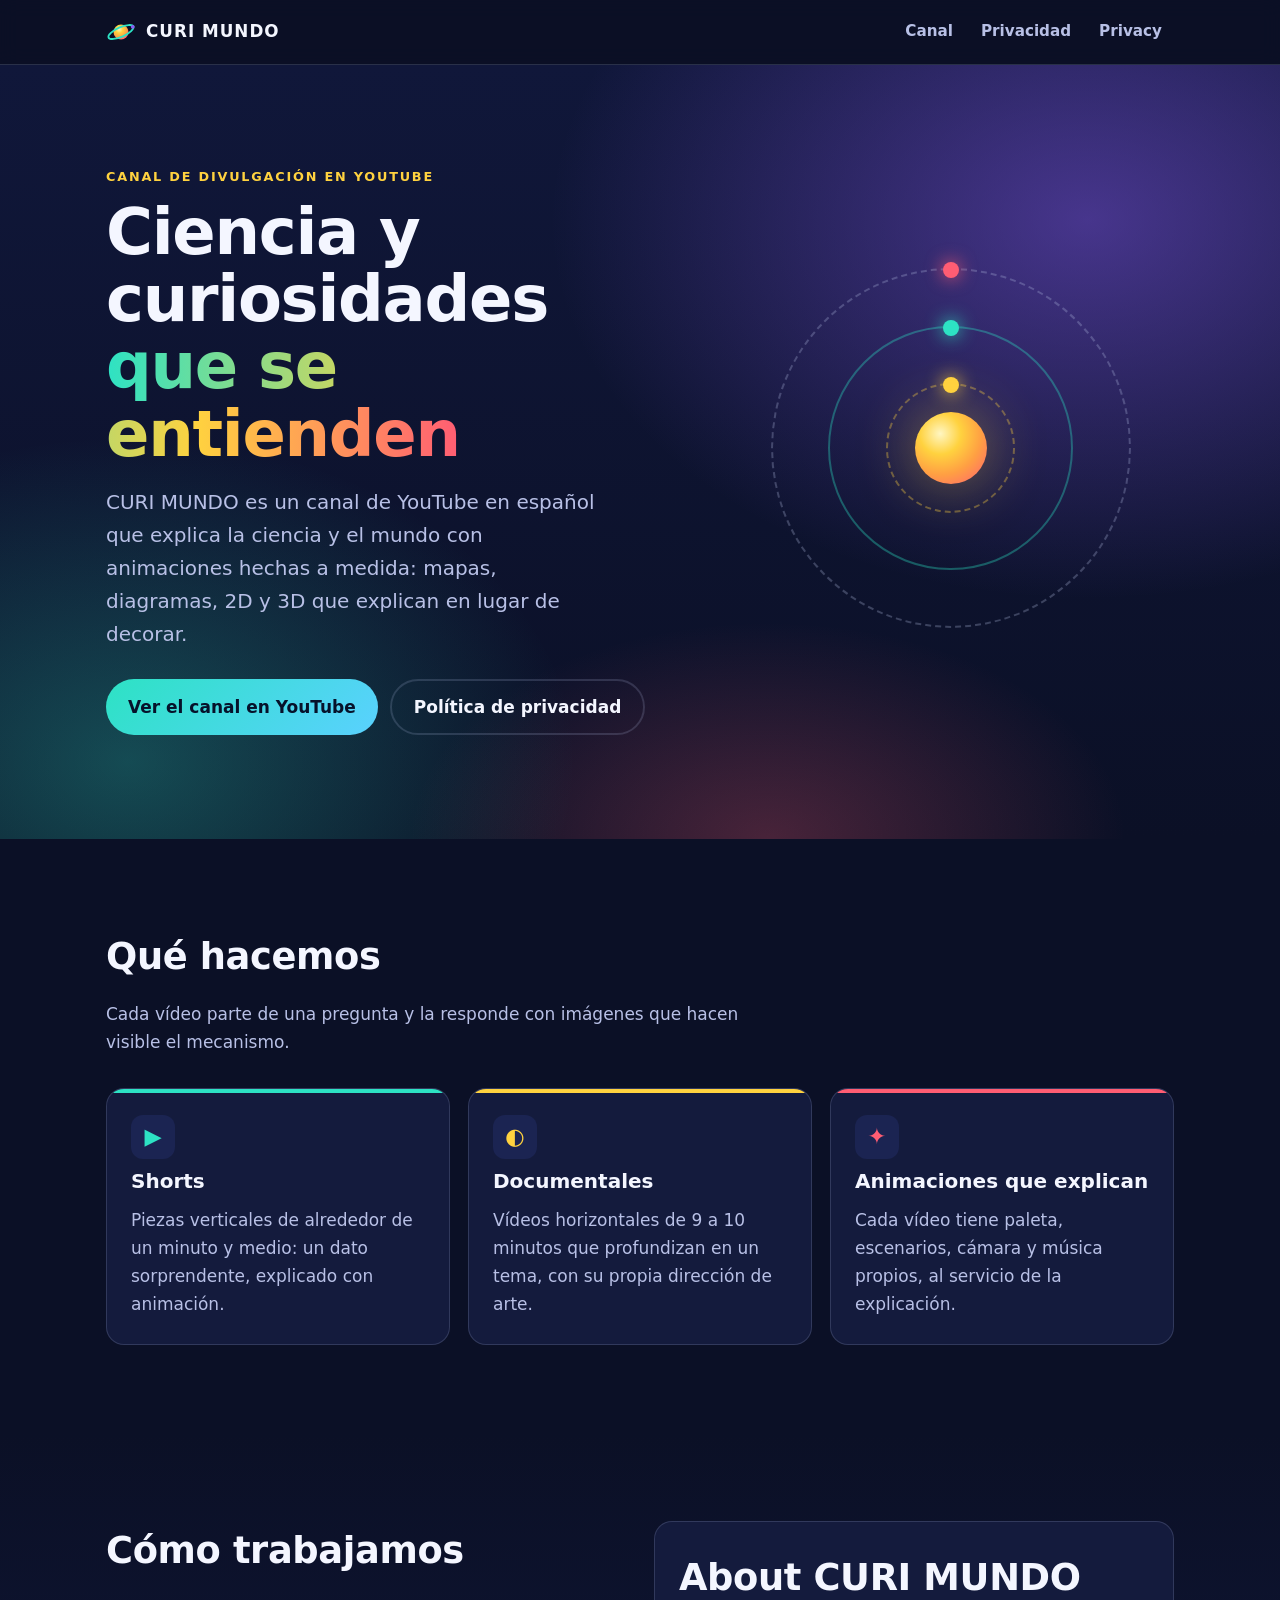
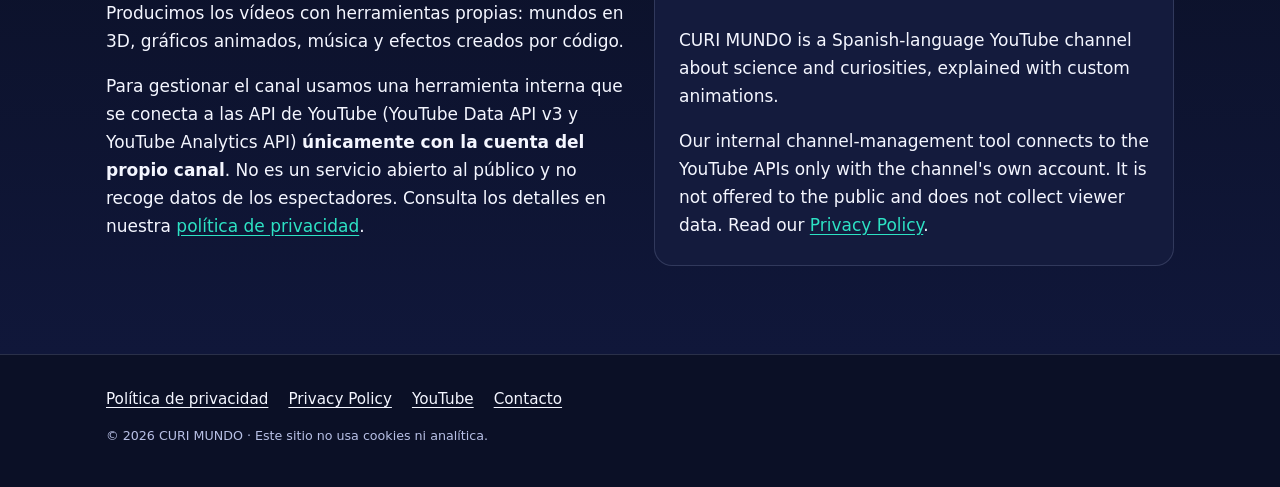
<file: index.html>
<!doctype html>
<html lang="es">
<head>
  <meta charset="utf-8">
  <meta name="viewport" content="width=device-width, initial-scale=1">
  <title>CURI MUNDO — Ciencia y curiosidades</title>
  <meta name="description" content="CURI MUNDO es un canal de YouTube en español que explica la ciencia y el mundo con animaciones hechas a medida.">
  <meta name="theme-color" content="#0b1026">
  <link rel="canonical" href="https://ivnrodrig.github.io/curimundo-web/">
  <link rel="icon" href="assets/logo.svg" type="image/svg+xml">
  <link rel="stylesheet" href="assets/style.css">
  <meta property="og:title" content="CURI MUNDO — Ciencia y curiosidades">
  <meta property="og:description" content="Ciencia y curiosidades explicadas con animaciones hechas a medida.">
  <meta property="og:type" content="website">
  <meta property="og:url" content="https://ivnrodrig.github.io/curimundo-web/">
</head>
<body>
  <a class="skip" href="#main">Saltar al contenido</a>

  <header class="site-header">
    <div class="container">
      <a class="brand" href="./"><img class="brand-mark" src="assets/logo.svg" alt="" width="30" height="30">CURI MUNDO</a>
      <nav class="nav" aria-label="Principal">
        <a href="https://www.youtube.com/@curimundoyt" target="_blank" rel="noopener">Canal</a>
        <a href="privacy.html">Privacidad</a>
        <a href="privacy.html#en" lang="en">Privacy</a>
      </nav>
    </div>
  </header>

  <main id="main">
    <section class="hero">
      <div class="container">
        <div>
          <p class="eyebrow">Canal de divulgación en YouTube</p>
          <h1>Ciencia y curiosidades <span class="hl">que se entienden</span></h1>
          <p class="lead">CURI MUNDO es un canal de YouTube en español que explica la ciencia y el mundo con animaciones hechas a medida: mapas, diagramas, 2D y 3D que explican en lugar de decorar.</p>
          <div class="actions">
            <a class="btn" href="https://www.youtube.com/@curimundoyt" target="_blank" rel="noopener">Ver el canal en YouTube</a>
            <a class="btn-secondary" href="privacy.html">Política de privacidad</a>
          </div>
        </div>
        <div class="orbit-art" aria-hidden="true">
          <span class="ring"></span><span class="ring r2"></span><span class="ring r3"></span><span class="planet"></span>
        </div>
      </div>
    </section>

    <section class="block" aria-labelledby="que">
      <div class="container">
        <h2 id="que">Qué hacemos</h2>
        <p class="sub">Cada vídeo parte de una pregunta y la responde con imágenes que hacen visible el mecanismo.</p>
        <div class="cards">
          <article class="card c1">
            <div class="icon" aria-hidden="true">▶</div>
            <h3>Shorts</h3>
            <p>Piezas verticales de alrededor de un minuto y medio: un dato sorprendente, explicado con animación.</p>
          </article>
          <article class="card c2">
            <div class="icon" aria-hidden="true">◐</div>
            <h3>Documentales</h3>
            <p>Vídeos horizontales de 9 a 10 minutos que profundizan en un tema, con su propia dirección de arte.</p>
          </article>
          <article class="card c3">
            <div class="icon" aria-hidden="true">✦</div>
            <h3>Animaciones que explican</h3>
            <p>Cada vídeo tiene paleta, escenarios, cámara y música propios, al servicio de la explicación.</p>
          </article>
        </div>
      </div>
    </section>

    <section class="block alt" aria-labelledby="como">
      <div class="container split">
        <div>
          <h2 id="como">Cómo trabajamos</h2>
          <p>Producimos los vídeos con herramientas propias: mundos en 3D, gráficos animados, música y efectos creados por código.</p>
          <p>Para gestionar el canal usamos una herramienta interna que se conecta a las API de YouTube (YouTube Data API v3 y YouTube Analytics API) <strong>únicamente con la cuenta del propio canal</strong>. No es un servicio abierto al público y no recoge datos de los espectadores. Consulta los detalles en nuestra <a href="privacy.html">política de privacidad</a>.</p>
        </div>
        <div class="panel" lang="en">
          <h2>About CURI MUNDO</h2>
          <p>CURI MUNDO is a Spanish-language YouTube channel about science and curiosities, explained with custom animations.</p>
          <p>Our internal channel-management tool connects to the YouTube APIs only with the channel's own account. It is not offered to the public and does not collect viewer data. Read our <a href="privacy.html#en">Privacy Policy</a>.</p>
        </div>
      </div>
    </section>
  </main>

  <footer class="site-footer">
    <div class="container">
      <nav aria-label="Pie de página">
        <a href="privacy.html">Política de privacidad</a>
        <a href="privacy.html#en" lang="en">Privacy Policy</a>
        <a href="https://www.youtube.com/@curimundoyt" target="_blank" rel="noopener">YouTube</a>
        <a href="https://github.com/ivnrodrig/curimundo-web/issues" target="_blank" rel="noopener">Contacto</a>
      </nav>
      <small>© 2026 CURI MUNDO · Este sitio no usa cookies ni analítica.</small>
    </div>
  </footer>
</body>
</html>
</file>
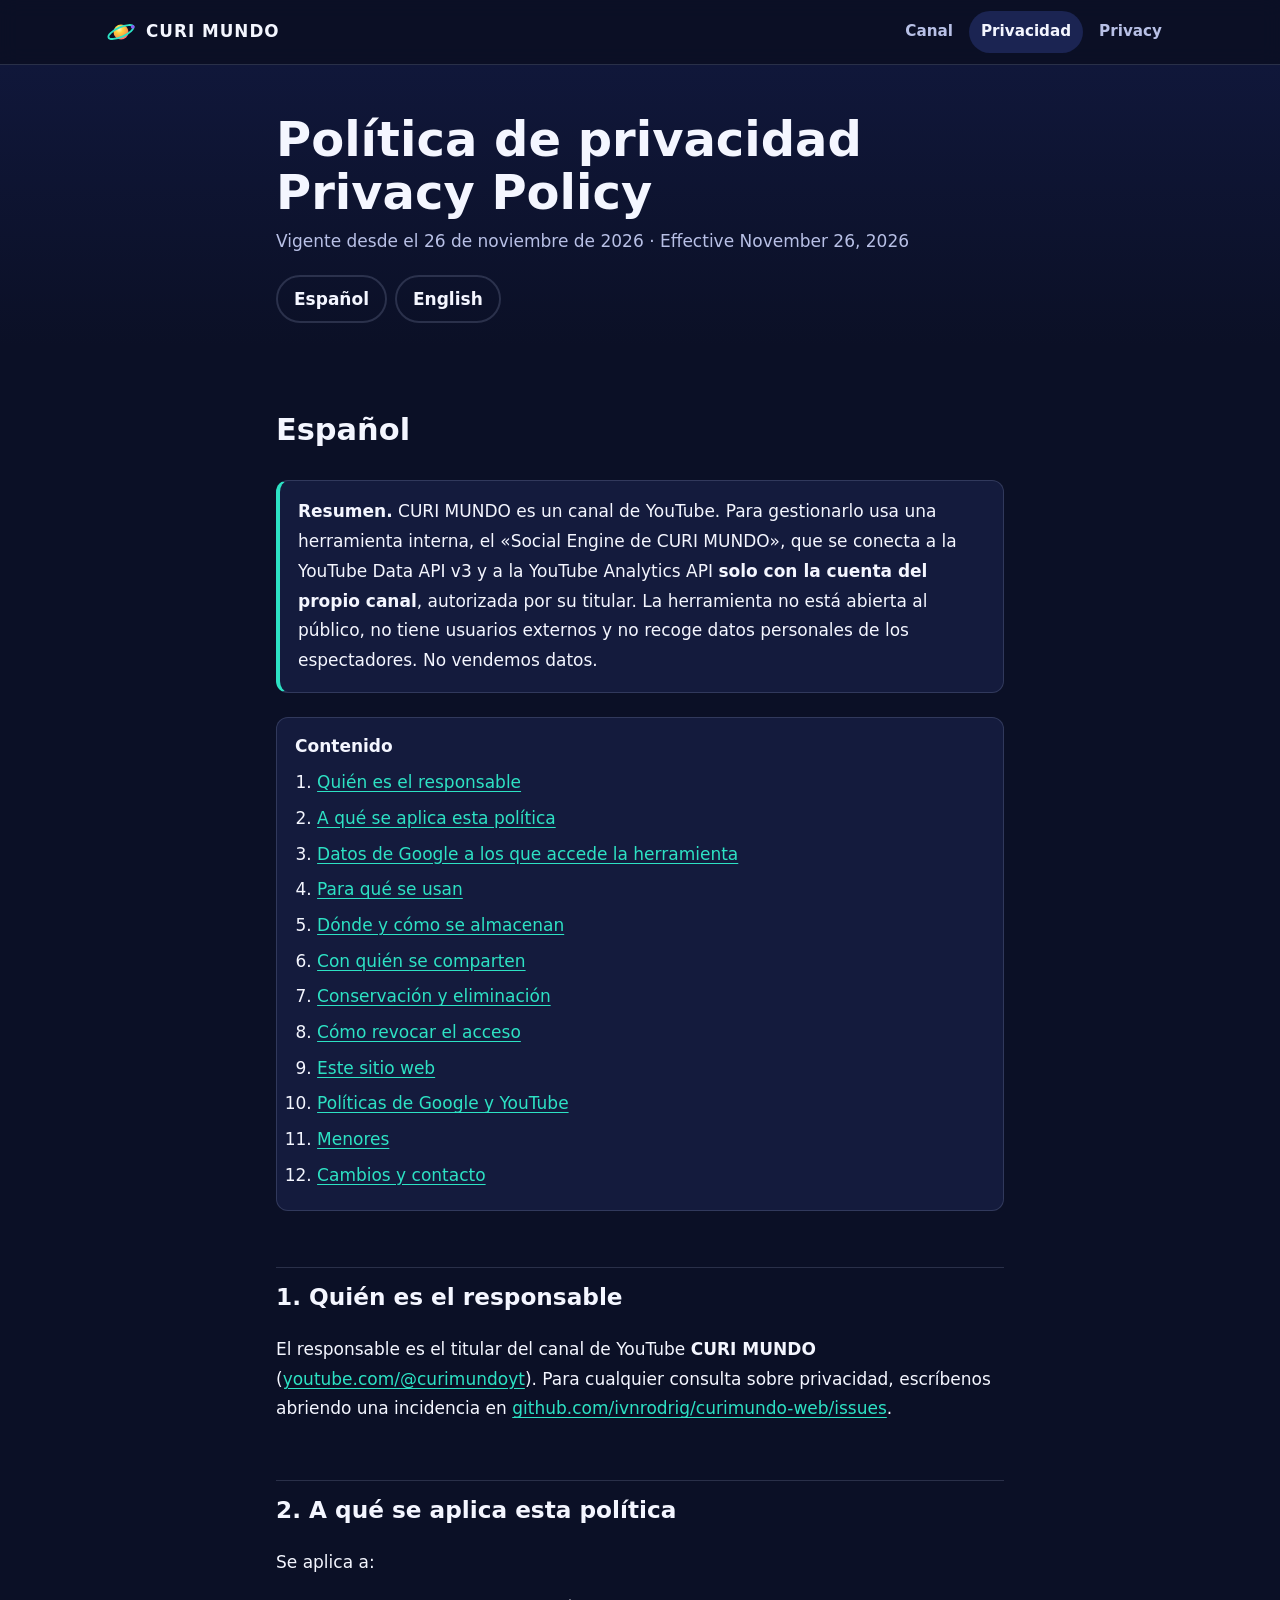
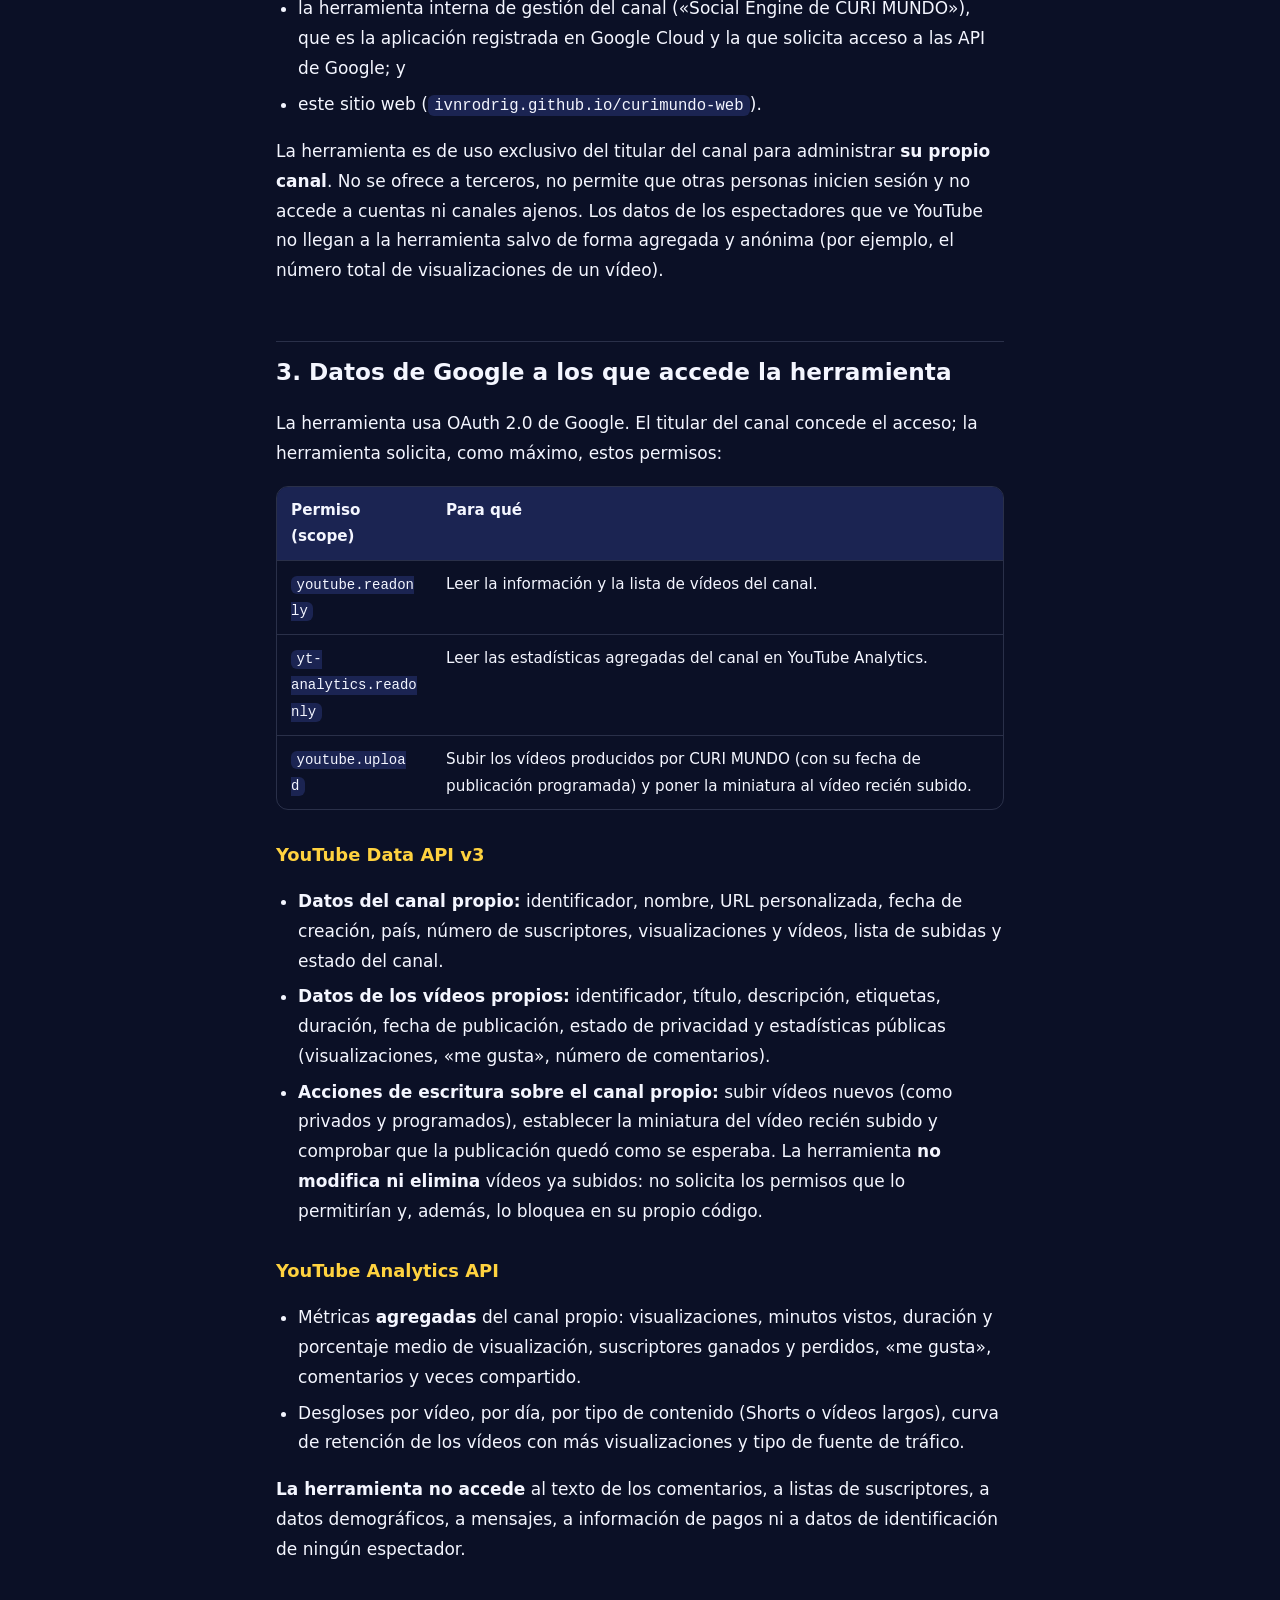
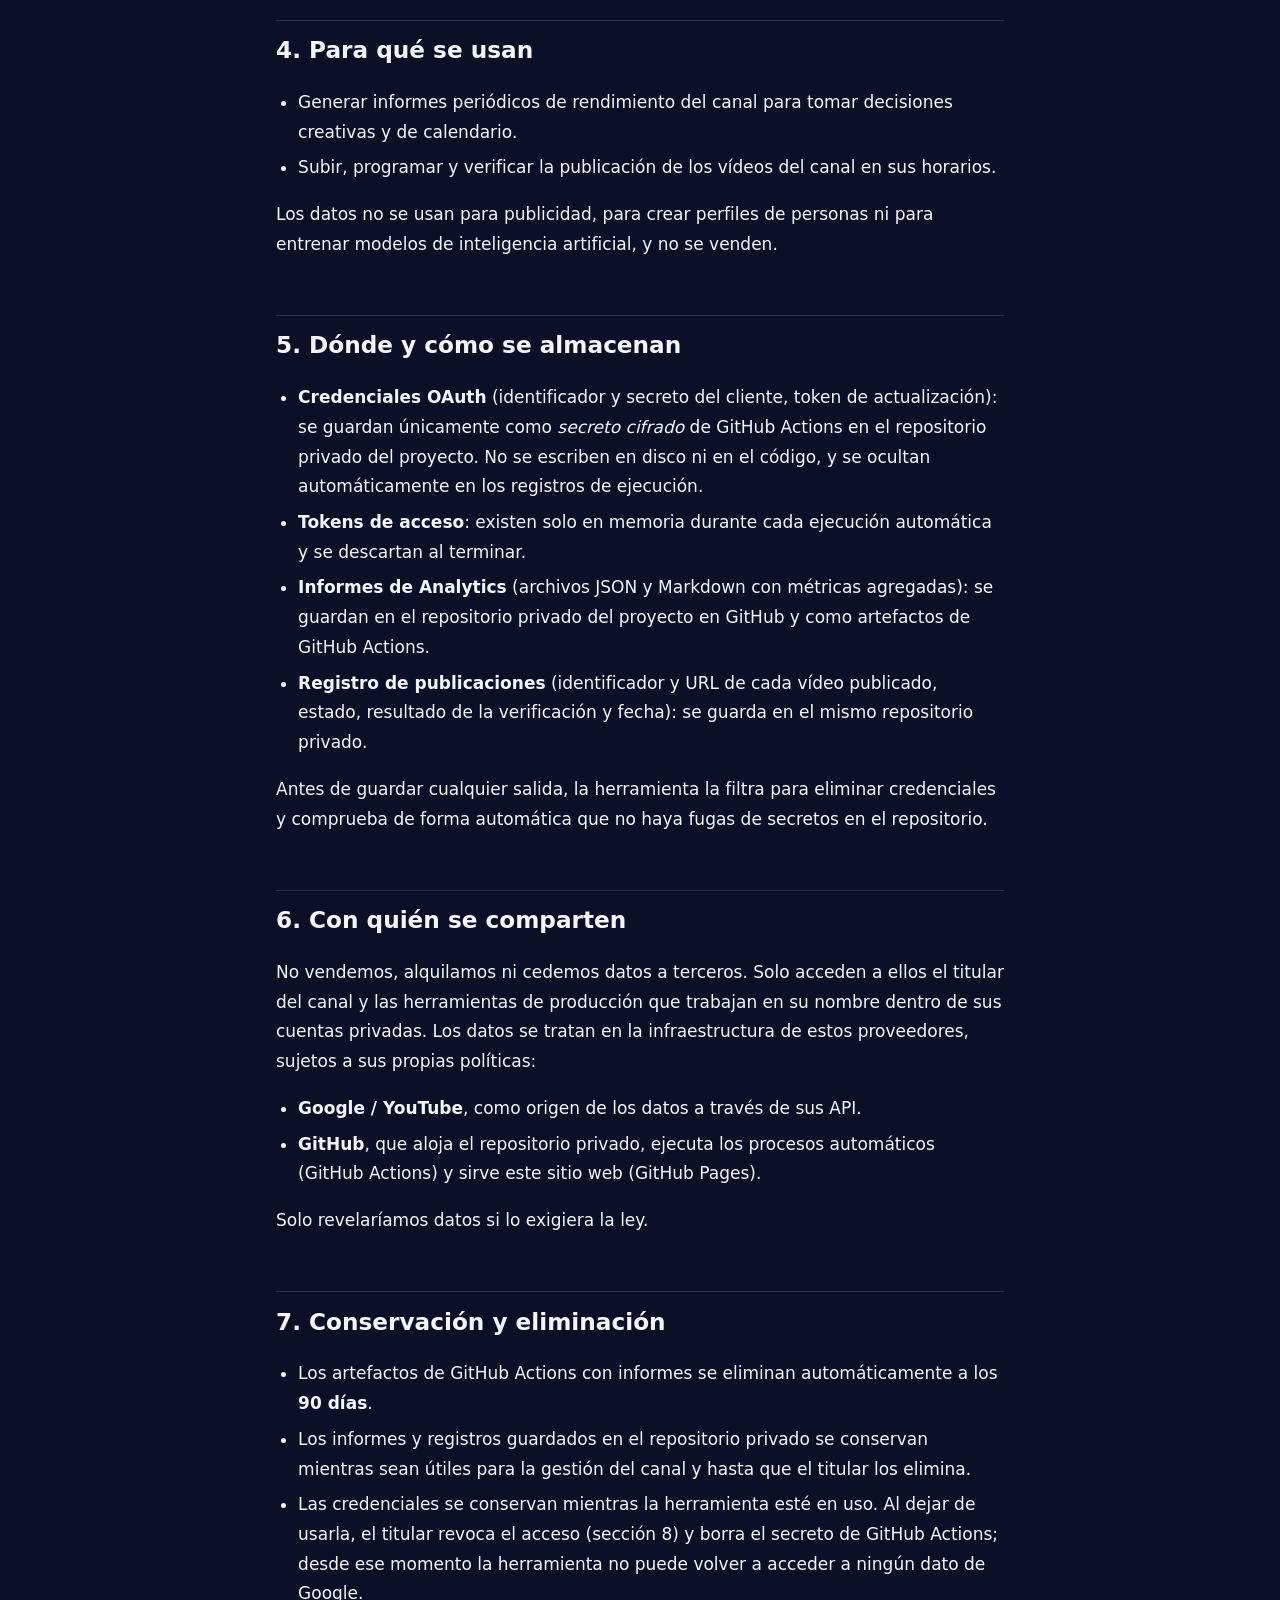
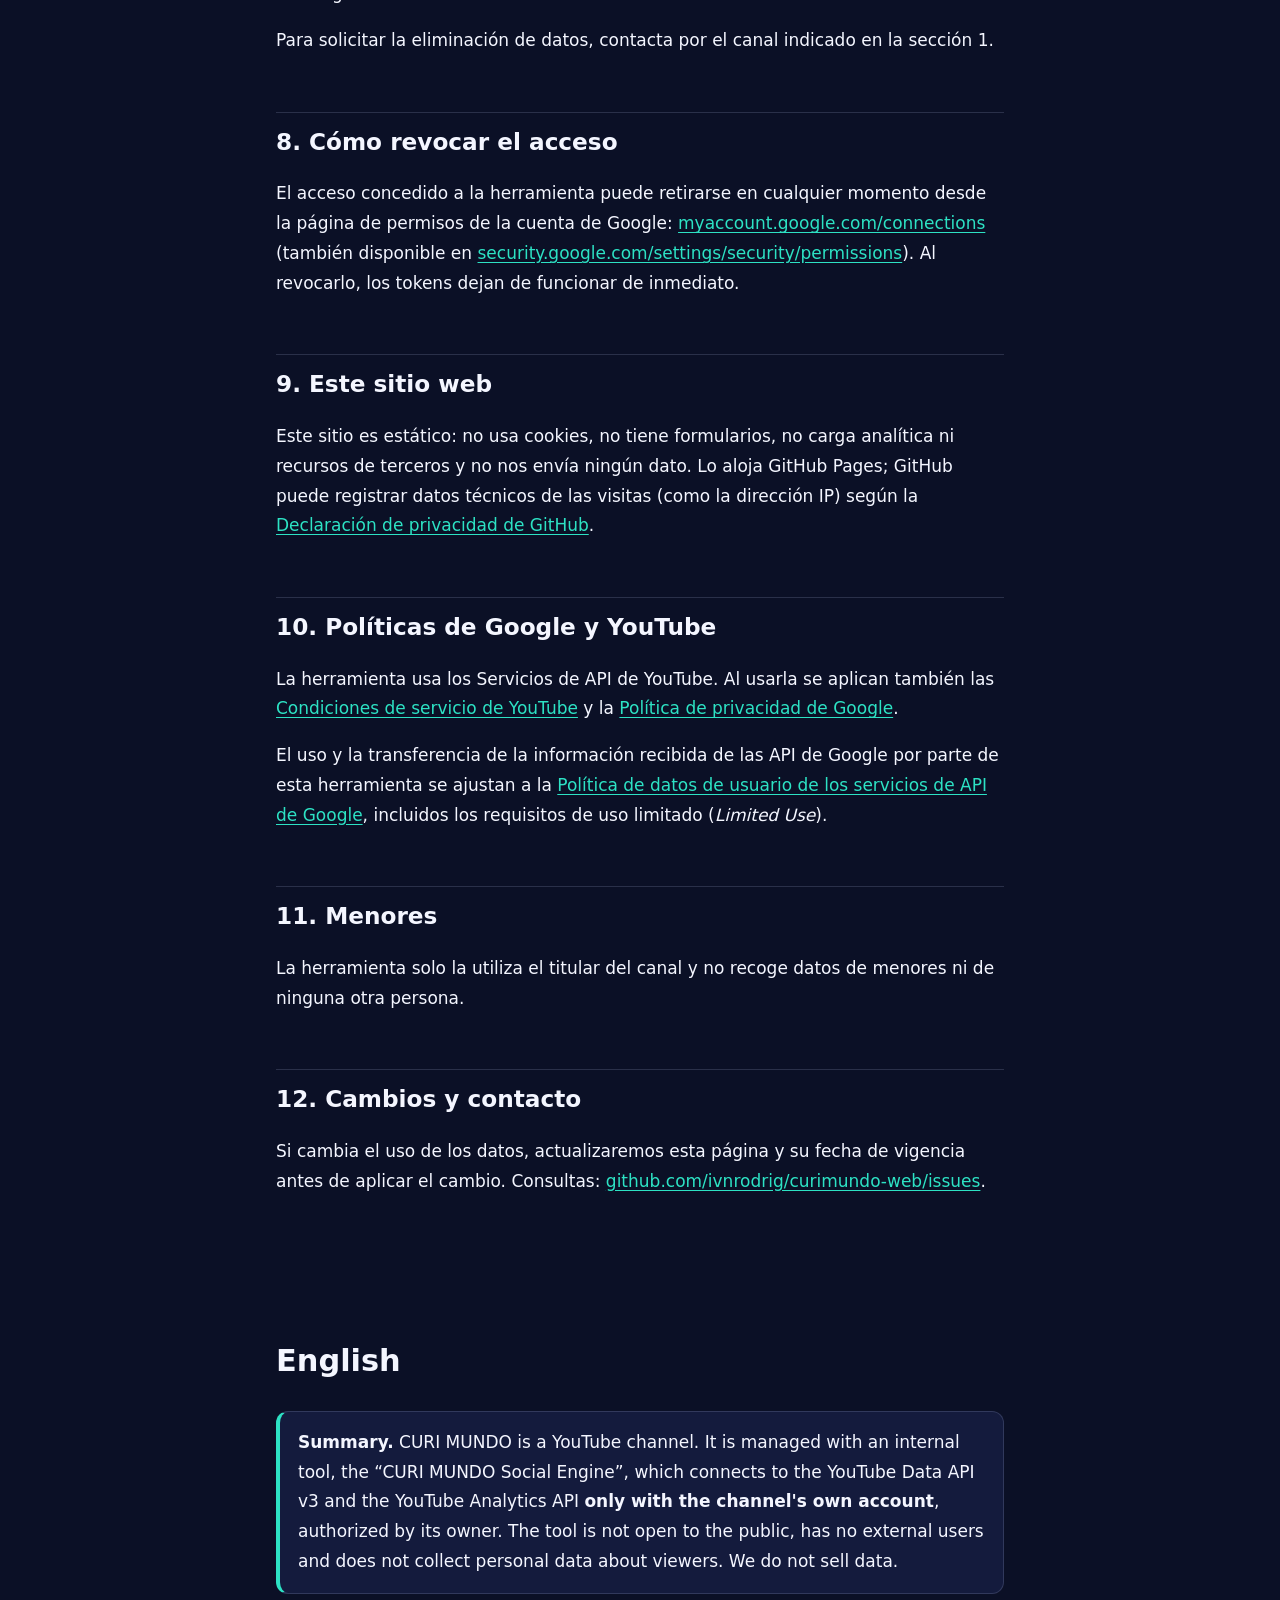
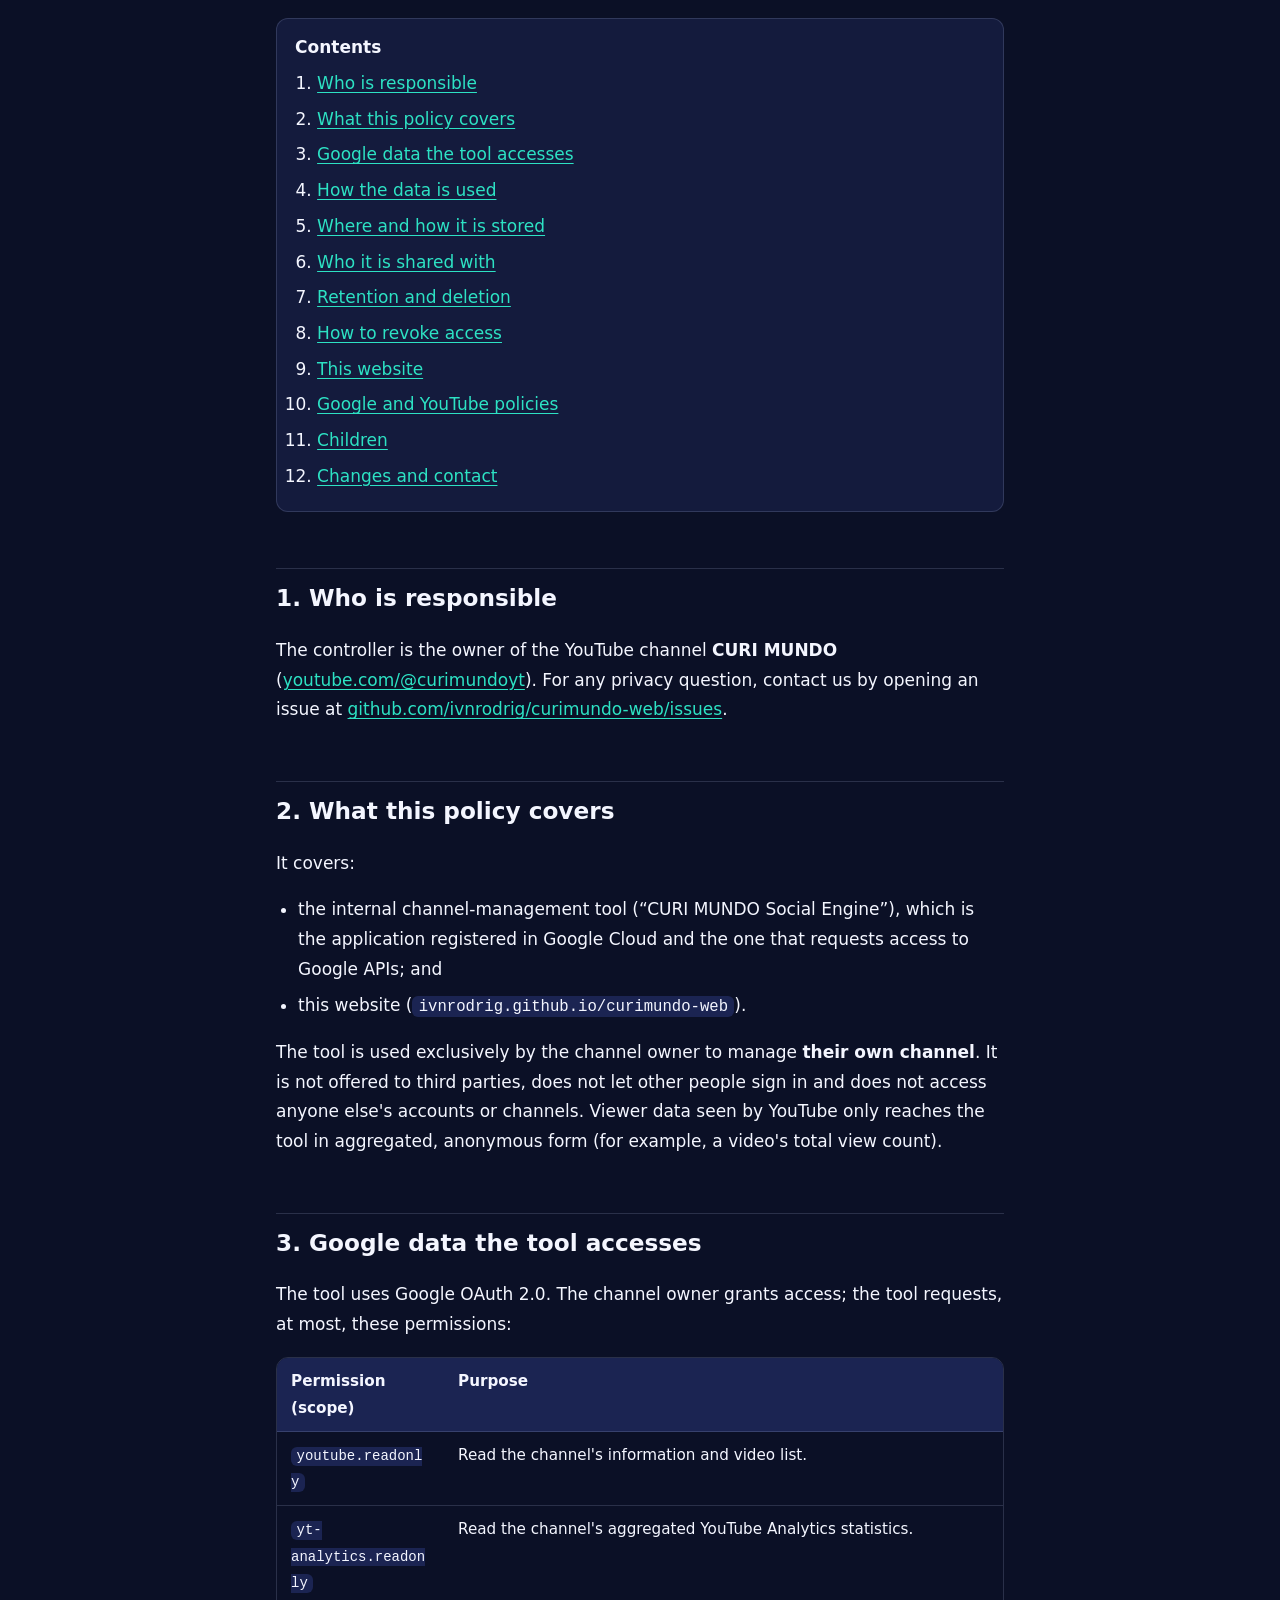
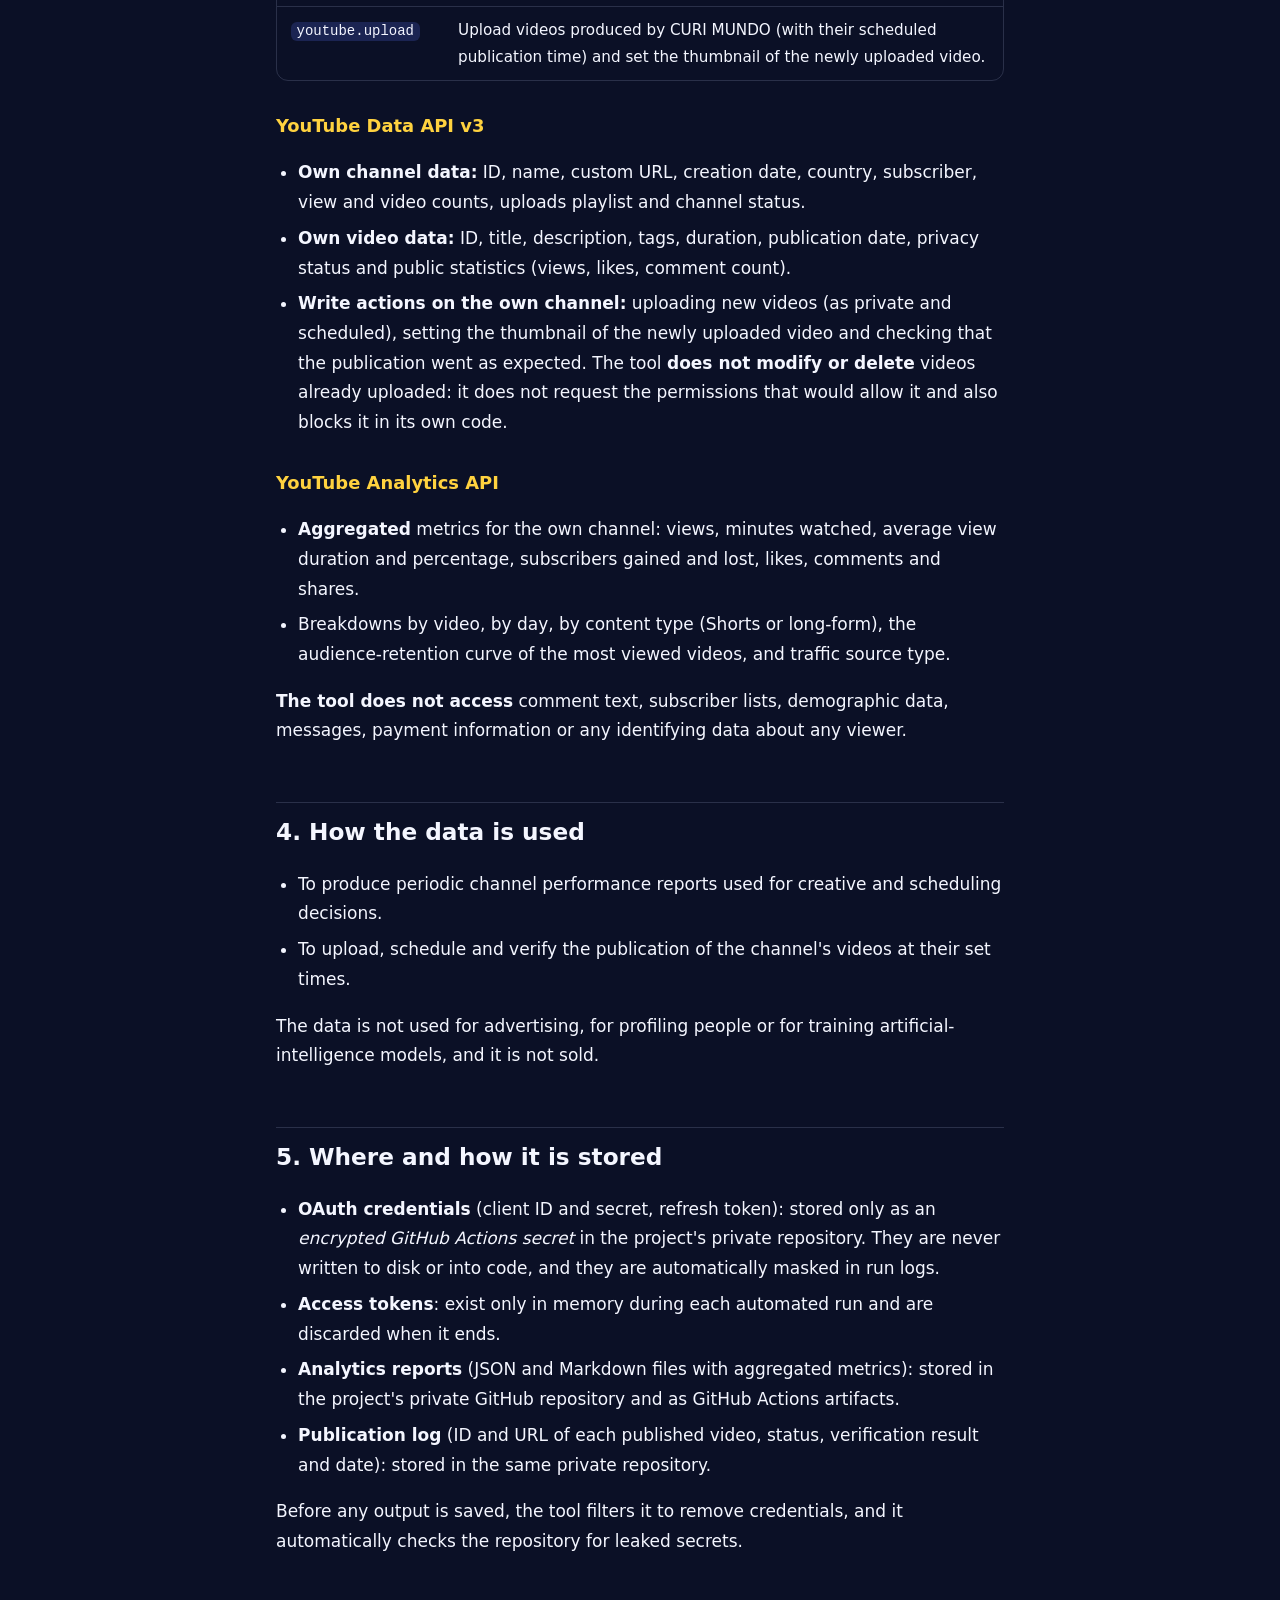
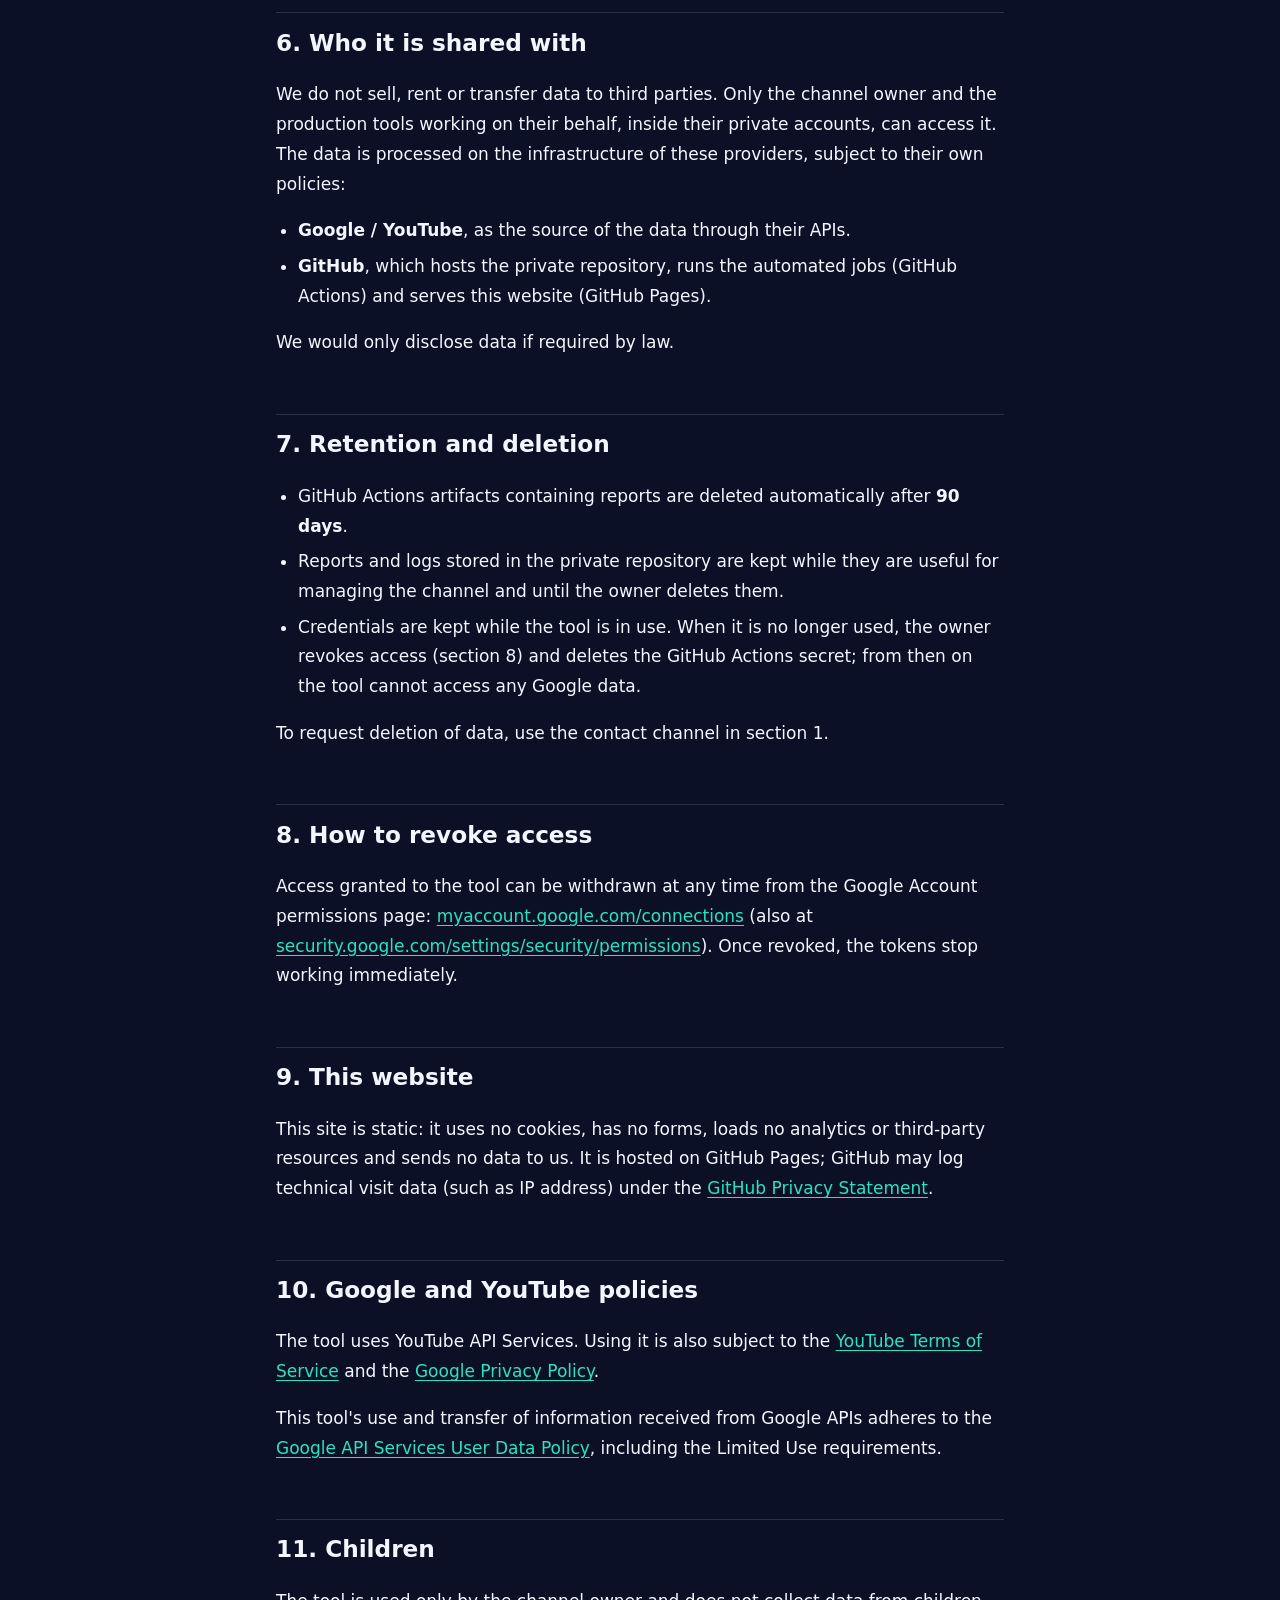
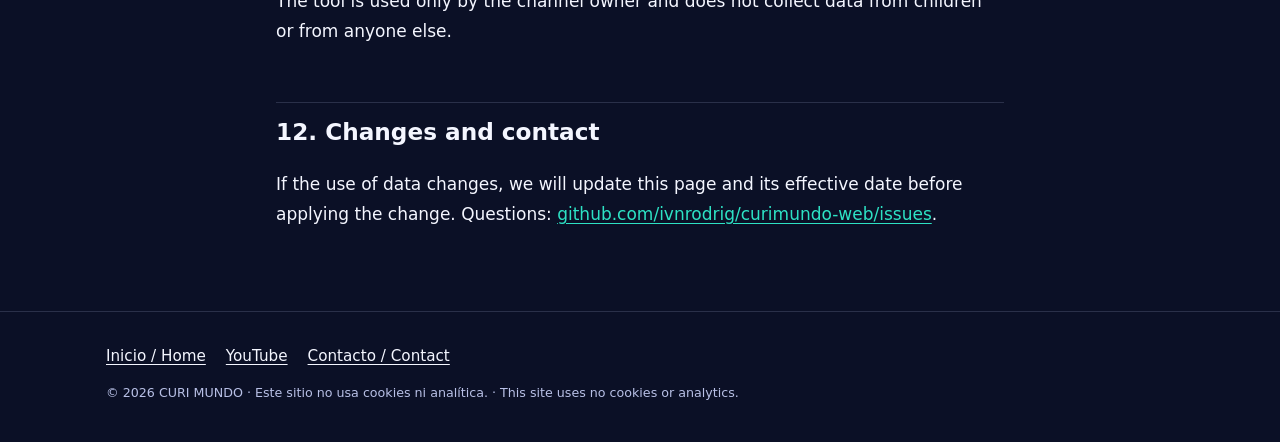
<file: privacy.html>
<!doctype html>
<html lang="es">
<head>
  <meta charset="utf-8">
  <meta name="viewport" content="width=device-width, initial-scale=1">
  <title>Política de privacidad · Privacy Policy — CURI MUNDO</title>
  <meta name="description" content="Política de privacidad de CURI MUNDO y de su herramienta interna de gestión del canal (YouTube Data API v3 y YouTube Analytics API). Privacy Policy in Spanish and English.">
  <meta name="theme-color" content="#0b1026">
  <link rel="canonical" href="https://ivnrodrig.github.io/curimundo-web/privacy.html">
  <link rel="icon" href="assets/logo.svg" type="image/svg+xml">
  <link rel="stylesheet" href="assets/style.css">
</head>
<body>
  <a class="skip" href="#main">Saltar al contenido / Skip to content</a>

  <header class="site-header">
    <div class="container">
      <a class="brand" href="./"><img class="brand-mark" src="assets/logo.svg" alt="" width="30" height="30">CURI MUNDO</a>
      <nav class="nav" aria-label="Principal">
        <a href="https://www.youtube.com/@curimundoyt" target="_blank" rel="noopener">Canal</a>
        <a href="privacy.html" aria-current="page">Privacidad</a>
        <a href="privacy.html#en" lang="en">Privacy</a>
      </nav>
    </div>
  </header>

  <main id="main">
    <div class="doc-hero">
      <div class="container doc-head">
        <h1>Política de privacidad<br><span lang="en">Privacy Policy</span></h1>
        <p>Vigente desde el 26 de noviembre de 2026 · <span lang="en">Effective November 26, 2026</span></p>
        <div class="lang-switch">
          <a href="#es" lang="es">Español</a>
          <a href="#en" lang="en">English</a>
        </div>
      </div>
    </div>

    <!-- ===================== ESPAÑOL ===================== -->
    <article class="doc" id="es" lang="es">
      <h2 class="lang-title">Español</h2>

      <div class="note">
        <strong>Resumen.</strong> CURI MUNDO es un canal de YouTube. Para gestionarlo usa una herramienta interna,
        el «Social Engine de CURI MUNDO», que se conecta a la YouTube Data API v3 y a la YouTube Analytics API
        <strong>solo con la cuenta del propio canal</strong>, autorizada por su titular. La herramienta no está abierta
        al público, no tiene usuarios externos y no recoge datos personales de los espectadores. No vendemos datos.
      </div>

      <nav class="toc" aria-label="Índice">
        <strong>Contenido</strong>
        <ol>
          <li><a href="#es-quien">Quién es el responsable</a></li>
          <li><a href="#es-app">A qué se aplica esta política</a></li>
          <li><a href="#es-datos">Datos de Google a los que accede la herramienta</a></li>
          <li><a href="#es-uso">Para qué se usan</a></li>
          <li><a href="#es-almacen">Dónde y cómo se almacenan</a></li>
          <li><a href="#es-compartir">Con quién se comparten</a></li>
          <li><a href="#es-conserv">Conservación y eliminación</a></li>
          <li><a href="#es-revocar">Cómo revocar el acceso</a></li>
          <li><a href="#es-web">Este sitio web</a></li>
          <li><a href="#es-google">Políticas de Google y YouTube</a></li>
          <li><a href="#es-menores">Menores</a></li>
          <li><a href="#es-cambios">Cambios y contacto</a></li>
        </ol>
      </nav>

      <h2 id="es-quien">1. Quién es el responsable</h2>
      <p>El responsable es el titular del canal de YouTube <strong>CURI MUNDO</strong>
        (<a href="https://www.youtube.com/@curimundoyt" target="_blank" rel="noopener">youtube.com/@curimundoyt</a>).
        Para cualquier consulta sobre privacidad, escríbenos abriendo una incidencia en
        <a href="https://github.com/ivnrodrig/curimundo-web/issues" target="_blank" rel="noopener">github.com/ivnrodrig/curimundo-web/issues</a>.</p>

      <h2 id="es-app">2. A qué se aplica esta política</h2>
      <p>Se aplica a:</p>
      <ul>
        <li>la herramienta interna de gestión del canal («Social Engine de CURI MUNDO»), que es la aplicación registrada en
          Google Cloud y la que solicita acceso a las API de Google; y</li>
        <li>este sitio web (<code>ivnrodrig.github.io/curimundo-web</code>).</li>
      </ul>
      <p>La herramienta es de uso exclusivo del titular del canal para administrar <strong>su propio canal</strong>.
        No se ofrece a terceros, no permite que otras personas inicien sesión y no accede a cuentas ni canales ajenos.
        Los datos de los espectadores que ve YouTube no llegan a la herramienta salvo de forma agregada y anónima
        (por ejemplo, el número total de visualizaciones de un vídeo).</p>

      <h2 id="es-datos">3. Datos de Google a los que accede la herramienta</h2>
      <p>La herramienta usa OAuth 2.0 de Google. El titular del canal concede el acceso; la herramienta solicita, como
        máximo, estos permisos:</p>
      <div class="table-wrap">
        <table>
          <thead><tr><th>Permiso (scope)</th><th>Para qué</th></tr></thead>
          <tbody>
            <tr><td><code>youtube.readonly</code></td><td>Leer la información y la lista de vídeos del canal.</td></tr>
            <tr><td><code>yt-analytics.readonly</code></td><td>Leer las estadísticas agregadas del canal en YouTube Analytics.</td></tr>
            <tr><td><code>youtube.upload</code></td><td>Subir los vídeos producidos por CURI MUNDO (con su fecha de publicación programada) y poner la miniatura al vídeo recién subido.</td></tr>
          </tbody>
        </table>
      </div>
      <h3>YouTube Data API v3</h3>
      <ul>
        <li><strong>Datos del canal propio:</strong> identificador, nombre, URL personalizada, fecha de creación, país,
          número de suscriptores, visualizaciones y vídeos, lista de subidas y estado del canal.</li>
        <li><strong>Datos de los vídeos propios:</strong> identificador, título, descripción, etiquetas, duración, fecha de
          publicación, estado de privacidad y estadísticas públicas (visualizaciones, «me gusta», número de comentarios).</li>
        <li><strong>Acciones de escritura sobre el canal propio:</strong> subir vídeos nuevos (como privados y programados),
          establecer la miniatura del vídeo recién subido y comprobar que la publicación quedó como se esperaba. La
          herramienta <strong>no modifica ni elimina</strong> vídeos ya subidos: no solicita los permisos que lo
          permitirían y, además, lo bloquea en su propio código.</li>
      </ul>
      <h3>YouTube Analytics API</h3>
      <ul>
        <li>Métricas <strong>agregadas</strong> del canal propio: visualizaciones, minutos vistos, duración y porcentaje
          medio de visualización, suscriptores ganados y perdidos, «me gusta», comentarios y veces compartido.</li>
        <li>Desgloses por vídeo, por día, por tipo de contenido (Shorts o vídeos largos), curva de retención de los vídeos
          con más visualizaciones y tipo de fuente de tráfico.</li>
      </ul>
      <p><strong>La herramienta no accede</strong> al texto de los comentarios, a listas de suscriptores, a datos
        demográficos, a mensajes, a información de pagos ni a datos de identificación de ningún espectador.</p>

      <h2 id="es-uso">4. Para qué se usan</h2>
      <ul>
        <li>Generar informes periódicos de rendimiento del canal para tomar decisiones creativas y de calendario.</li>
        <li>Subir, programar y verificar la publicación de los vídeos del canal en sus horarios.</li>
      </ul>
      <p>Los datos no se usan para publicidad, para crear perfiles de personas ni para entrenar modelos de inteligencia
        artificial, y no se venden.</p>

      <h2 id="es-almacen">5. Dónde y cómo se almacenan</h2>
      <ul>
        <li><strong>Credenciales OAuth</strong> (identificador y secreto del cliente, token de actualización): se guardan
          únicamente como <em>secreto cifrado</em> de GitHub Actions en el repositorio privado del proyecto. No se escriben
          en disco ni en el código, y se ocultan automáticamente en los registros de ejecución.</li>
        <li><strong>Tokens de acceso</strong>: existen solo en memoria durante cada ejecución automática y se descartan al
          terminar.</li>
        <li><strong>Informes de Analytics</strong> (archivos JSON y Markdown con métricas agregadas): se guardan en el
          repositorio privado del proyecto en GitHub y como artefactos de GitHub Actions.</li>
        <li><strong>Registro de publicaciones</strong> (identificador y URL de cada vídeo publicado, estado, resultado de la
          verificación y fecha): se guarda en el mismo repositorio privado.</li>
      </ul>
      <p>Antes de guardar cualquier salida, la herramienta la filtra para eliminar credenciales y comprueba de forma
        automática que no haya fugas de secretos en el repositorio.</p>

      <h2 id="es-compartir">6. Con quién se comparten</h2>
      <p>No vendemos, alquilamos ni cedemos datos a terceros. Solo acceden a ellos el titular del canal y las
        herramientas de producción que trabajan en su nombre dentro de sus cuentas privadas. Los datos se tratan en la
        infraestructura de estos proveedores, sujetos a sus propias políticas:</p>
      <ul>
        <li><strong>Google / YouTube</strong>, como origen de los datos a través de sus API.</li>
        <li><strong>GitHub</strong>, que aloja el repositorio privado, ejecuta los procesos automáticos (GitHub Actions)
          y sirve este sitio web (GitHub Pages).</li>
      </ul>
      <p>Solo revelaríamos datos si lo exigiera la ley.</p>

      <h2 id="es-conserv">7. Conservación y eliminación</h2>
      <ul>
        <li>Los artefactos de GitHub Actions con informes se eliminan automáticamente a los <strong>90 días</strong>.</li>
        <li>Los informes y registros guardados en el repositorio privado se conservan mientras sean útiles para la gestión
          del canal y hasta que el titular los elimina.</li>
        <li>Las credenciales se conservan mientras la herramienta esté en uso. Al dejar de usarla, el titular revoca el
          acceso (sección 8) y borra el secreto de GitHub Actions; desde ese momento la herramienta no puede volver a
          acceder a ningún dato de Google.</li>
      </ul>
      <p>Para solicitar la eliminación de datos, contacta por el canal indicado en la sección 1.</p>

      <h2 id="es-revocar">8. Cómo revocar el acceso</h2>
      <p>El acceso concedido a la herramienta puede retirarse en cualquier momento desde la página de permisos de la
        cuenta de Google:
        <a href="https://myaccount.google.com/connections" target="_blank" rel="noopener">myaccount.google.com/connections</a>
        (también disponible en
        <a href="https://security.google.com/settings/security/permissions" target="_blank" rel="noopener">security.google.com/settings/security/permissions</a>).
        Al revocarlo, los tokens dejan de funcionar de inmediato.</p>

      <h2 id="es-web">9. Este sitio web</h2>
      <p>Este sitio es estático: no usa cookies, no tiene formularios, no carga analítica ni recursos de terceros y no nos
        envía ningún dato. Lo aloja GitHub Pages; GitHub puede registrar datos técnicos de las visitas (como la dirección
        IP) según la
        <a href="https://docs.github.com/es/site-policy/privacy-policies/github-general-privacy-statement" target="_blank" rel="noopener">Declaración de privacidad de GitHub</a>.</p>

      <h2 id="es-google">10. Políticas de Google y YouTube</h2>
      <p>La herramienta usa los Servicios de API de YouTube. Al usarla se aplican también las
        <a href="https://www.youtube.com/t/terms" target="_blank" rel="noopener">Condiciones de servicio de YouTube</a>
        y la <a href="https://policies.google.com/privacy" target="_blank" rel="noopener">Política de privacidad de Google</a>.</p>
      <p>El uso y la transferencia de la información recibida de las API de Google por parte de esta herramienta se
        ajustan a la
        <a href="https://developers.google.com/terms/api-services-user-data-policy" target="_blank" rel="noopener">Política de datos de usuario de los servicios de API de Google</a>,
        incluidos los requisitos de uso limitado (<em>Limited Use</em>).</p>

      <h2 id="es-menores">11. Menores</h2>
      <p>La herramienta solo la utiliza el titular del canal y no recoge datos de menores ni de ninguna otra persona.</p>

      <h2 id="es-cambios">12. Cambios y contacto</h2>
      <p>Si cambia el uso de los datos, actualizaremos esta página y su fecha de vigencia antes de aplicar el cambio.
        Consultas: <a href="https://github.com/ivnrodrig/curimundo-web/issues" target="_blank" rel="noopener">github.com/ivnrodrig/curimundo-web/issues</a>.</p>
    </article>

    <!-- ===================== ENGLISH ===================== -->
    <article class="doc" id="en" lang="en">
      <h2 class="lang-title">English</h2>

      <div class="note">
        <strong>Summary.</strong> CURI MUNDO is a YouTube channel. It is managed with an internal tool, the
        “CURI MUNDO Social Engine”, which connects to the YouTube Data API v3 and the YouTube Analytics API
        <strong>only with the channel's own account</strong>, authorized by its owner. The tool is not open to the public,
        has no external users and does not collect personal data about viewers. We do not sell data.
      </div>

      <nav class="toc" aria-label="Contents">
        <strong>Contents</strong>
        <ol>
          <li><a href="#en-who">Who is responsible</a></li>
          <li><a href="#en-scope">What this policy covers</a></li>
          <li><a href="#en-data">Google data the tool accesses</a></li>
          <li><a href="#en-use">How the data is used</a></li>
          <li><a href="#en-storage">Where and how it is stored</a></li>
          <li><a href="#en-sharing">Who it is shared with</a></li>
          <li><a href="#en-retention">Retention and deletion</a></li>
          <li><a href="#en-revoke">How to revoke access</a></li>
          <li><a href="#en-site">This website</a></li>
          <li><a href="#en-google">Google and YouTube policies</a></li>
          <li><a href="#en-children">Children</a></li>
          <li><a href="#en-changes">Changes and contact</a></li>
        </ol>
      </nav>

      <h2 id="en-who">1. Who is responsible</h2>
      <p>The controller is the owner of the YouTube channel <strong>CURI MUNDO</strong>
        (<a href="https://www.youtube.com/@curimundoyt" target="_blank" rel="noopener">youtube.com/@curimundoyt</a>).
        For any privacy question, contact us by opening an issue at
        <a href="https://github.com/ivnrodrig/curimundo-web/issues" target="_blank" rel="noopener">github.com/ivnrodrig/curimundo-web/issues</a>.</p>

      <h2 id="en-scope">2. What this policy covers</h2>
      <p>It covers:</p>
      <ul>
        <li>the internal channel-management tool (“CURI MUNDO Social Engine”), which is the application registered in
          Google Cloud and the one that requests access to Google APIs; and</li>
        <li>this website (<code>ivnrodrig.github.io/curimundo-web</code>).</li>
      </ul>
      <p>The tool is used exclusively by the channel owner to manage <strong>their own channel</strong>. It is not offered
        to third parties, does not let other people sign in and does not access anyone else's accounts or channels.
        Viewer data seen by YouTube only reaches the tool in aggregated, anonymous form (for example, a video's total
        view count).</p>

      <h2 id="en-data">3. Google data the tool accesses</h2>
      <p>The tool uses Google OAuth 2.0. The channel owner grants access; the tool requests, at most, these permissions:</p>
      <div class="table-wrap">
        <table>
          <thead><tr><th>Permission (scope)</th><th>Purpose</th></tr></thead>
          <tbody>
            <tr><td><code>youtube.readonly</code></td><td>Read the channel's information and video list.</td></tr>
            <tr><td><code>yt-analytics.readonly</code></td><td>Read the channel's aggregated YouTube Analytics statistics.</td></tr>
            <tr><td><code>youtube.upload</code></td><td>Upload videos produced by CURI MUNDO (with their scheduled publication time) and set the thumbnail of the newly uploaded video.</td></tr>
          </tbody>
        </table>
      </div>
      <h3>YouTube Data API v3</h3>
      <ul>
        <li><strong>Own channel data:</strong> ID, name, custom URL, creation date, country, subscriber, view and video
          counts, uploads playlist and channel status.</li>
        <li><strong>Own video data:</strong> ID, title, description, tags, duration, publication date, privacy status and
          public statistics (views, likes, comment count).</li>
        <li><strong>Write actions on the own channel:</strong> uploading new videos (as private and scheduled), setting
          the thumbnail of the newly uploaded video and checking that the publication went as expected. The tool
          <strong>does not modify or delete</strong> videos already uploaded: it does not request the permissions that
          would allow it and also blocks it in its own code.</li>
      </ul>
      <h3>YouTube Analytics API</h3>
      <ul>
        <li><strong>Aggregated</strong> metrics for the own channel: views, minutes watched, average view duration and
          percentage, subscribers gained and lost, likes, comments and shares.</li>
        <li>Breakdowns by video, by day, by content type (Shorts or long-form), the audience-retention curve of the most
          viewed videos, and traffic source type.</li>
      </ul>
      <p><strong>The tool does not access</strong> comment text, subscriber lists, demographic data, messages, payment
        information or any identifying data about any viewer.</p>

      <h2 id="en-use">4. How the data is used</h2>
      <ul>
        <li>To produce periodic channel performance reports used for creative and scheduling decisions.</li>
        <li>To upload, schedule and verify the publication of the channel's videos at their set times.</li>
      </ul>
      <p>The data is not used for advertising, for profiling people or for training artificial-intelligence models, and
        it is not sold.</p>

      <h2 id="en-storage">5. Where and how it is stored</h2>
      <ul>
        <li><strong>OAuth credentials</strong> (client ID and secret, refresh token): stored only as an
          <em>encrypted GitHub Actions secret</em> in the project's private repository. They are never written to disk or
          into code, and they are automatically masked in run logs.</li>
        <li><strong>Access tokens</strong>: exist only in memory during each automated run and are discarded when it ends.</li>
        <li><strong>Analytics reports</strong> (JSON and Markdown files with aggregated metrics): stored in the project's
          private GitHub repository and as GitHub Actions artifacts.</li>
        <li><strong>Publication log</strong> (ID and URL of each published video, status, verification result and date):
          stored in the same private repository.</li>
      </ul>
      <p>Before any output is saved, the tool filters it to remove credentials, and it automatically checks the repository
        for leaked secrets.</p>

      <h2 id="en-sharing">6. Who it is shared with</h2>
      <p>We do not sell, rent or transfer data to third parties. Only the channel owner and the production tools working
        on their behalf, inside their private accounts, can access it. The data is processed on the infrastructure of
        these providers, subject to their own policies:</p>
      <ul>
        <li><strong>Google / YouTube</strong>, as the source of the data through their APIs.</li>
        <li><strong>GitHub</strong>, which hosts the private repository, runs the automated jobs (GitHub Actions) and
          serves this website (GitHub Pages).</li>
      </ul>
      <p>We would only disclose data if required by law.</p>

      <h2 id="en-retention">7. Retention and deletion</h2>
      <ul>
        <li>GitHub Actions artifacts containing reports are deleted automatically after <strong>90 days</strong>.</li>
        <li>Reports and logs stored in the private repository are kept while they are useful for managing the channel and
          until the owner deletes them.</li>
        <li>Credentials are kept while the tool is in use. When it is no longer used, the owner revokes access
          (section 8) and deletes the GitHub Actions secret; from then on the tool cannot access any Google data.</li>
      </ul>
      <p>To request deletion of data, use the contact channel in section 1.</p>

      <h2 id="en-revoke">8. How to revoke access</h2>
      <p>Access granted to the tool can be withdrawn at any time from the Google Account permissions page:
        <a href="https://myaccount.google.com/connections" target="_blank" rel="noopener">myaccount.google.com/connections</a>
        (also at
        <a href="https://security.google.com/settings/security/permissions" target="_blank" rel="noopener">security.google.com/settings/security/permissions</a>).
        Once revoked, the tokens stop working immediately.</p>

      <h2 id="en-site">9. This website</h2>
      <p>This site is static: it uses no cookies, has no forms, loads no analytics or third-party resources and sends no
        data to us. It is hosted on GitHub Pages; GitHub may log technical visit data (such as IP address) under the
        <a href="https://docs.github.com/en/site-policy/privacy-policies/github-general-privacy-statement" target="_blank" rel="noopener">GitHub Privacy Statement</a>.</p>

      <h2 id="en-google">10. Google and YouTube policies</h2>
      <p>The tool uses YouTube API Services. Using it is also subject to the
        <a href="https://www.youtube.com/t/terms" target="_blank" rel="noopener">YouTube Terms of Service</a>
        and the <a href="https://policies.google.com/privacy" target="_blank" rel="noopener">Google Privacy Policy</a>.</p>
      <p>This tool's use and transfer of information received from Google APIs adheres to the
        <a href="https://developers.google.com/terms/api-services-user-data-policy" target="_blank" rel="noopener">Google API Services User Data Policy</a>,
        including the Limited Use requirements.</p>

      <h2 id="en-children">11. Children</h2>
      <p>The tool is used only by the channel owner and does not collect data from children or from anyone else.</p>

      <h2 id="en-changes">12. Changes and contact</h2>
      <p>If the use of data changes, we will update this page and its effective date before applying the change.
        Questions: <a href="https://github.com/ivnrodrig/curimundo-web/issues" target="_blank" rel="noopener">github.com/ivnrodrig/curimundo-web/issues</a>.</p>
    </article>
  </main>

  <footer class="site-footer">
    <div class="container">
      <nav aria-label="Pie de página / Footer">
        <a href="./">Inicio / Home</a>
        <a href="https://www.youtube.com/@curimundoyt" target="_blank" rel="noopener">YouTube</a>
        <a href="https://github.com/ivnrodrig/curimundo-web/issues" target="_blank" rel="noopener">Contacto / Contact</a>
      </nav>
      <small>© 2026 CURI MUNDO · Este sitio no usa cookies ni analítica. · <span lang="en">This site uses no cookies or analytics.</span></small>
    </div>
  </footer>
</body>
</html>
</file>
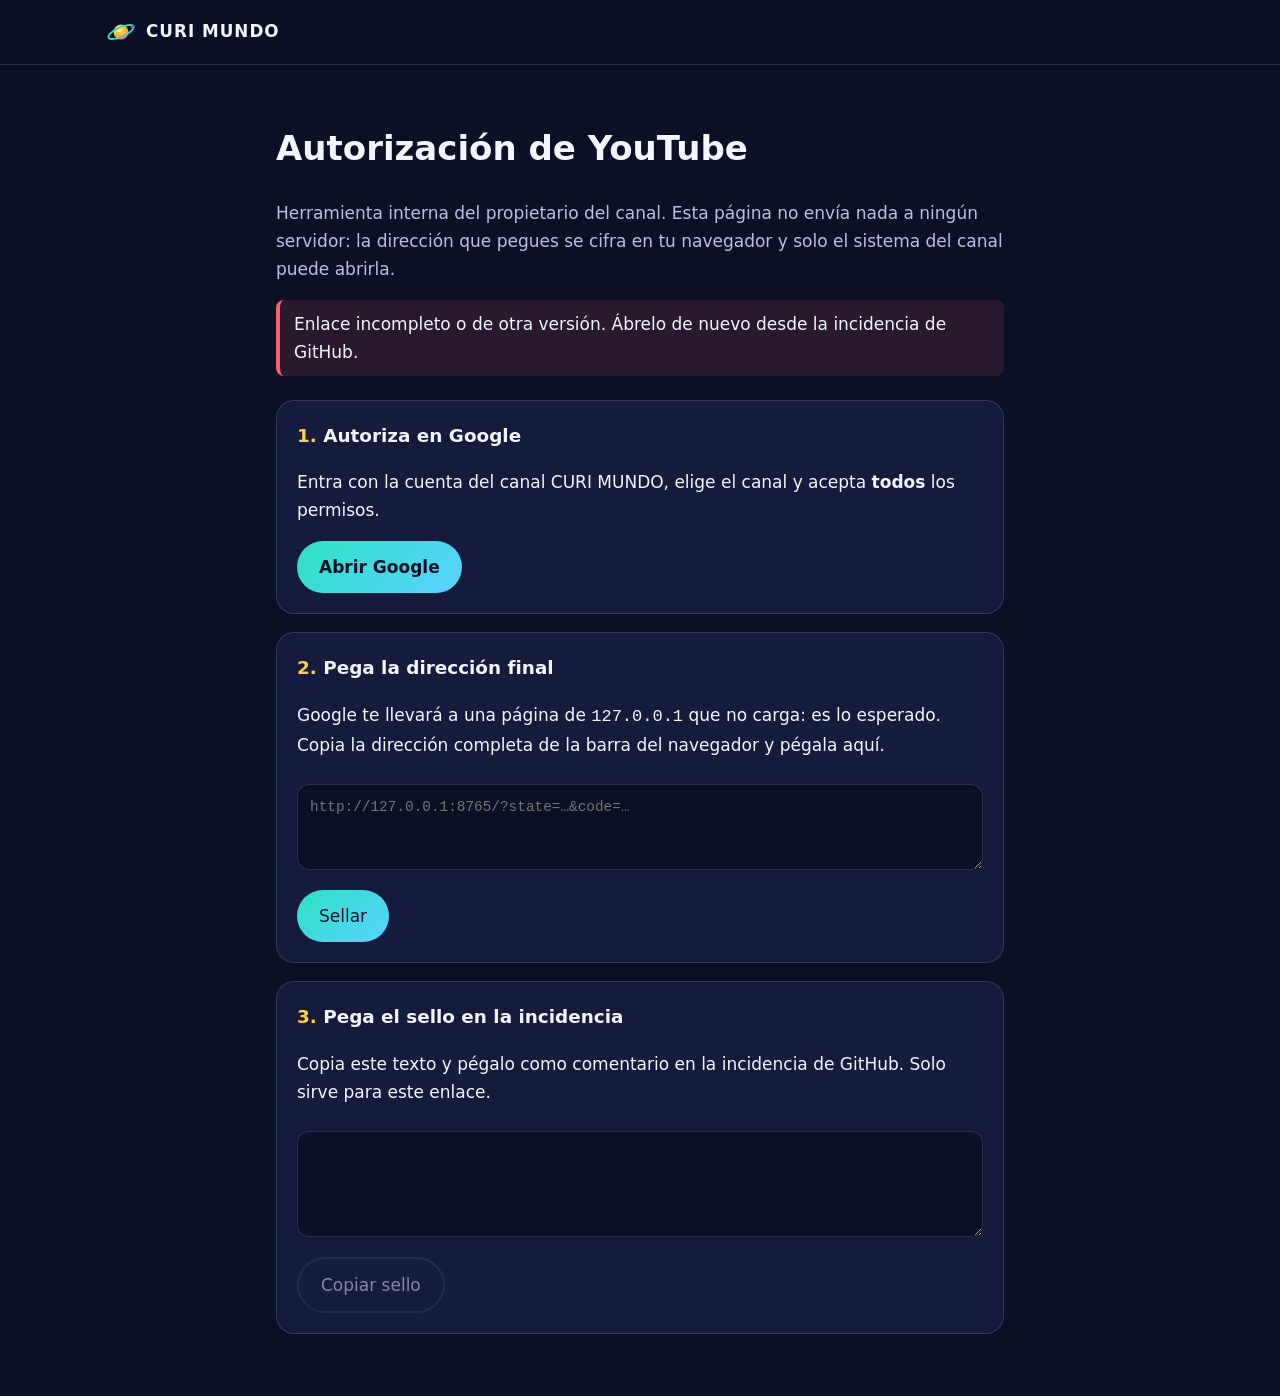
<file: sellar.html>
<!doctype html>
<html lang="es">
<head>
  <meta charset="utf-8">
  <meta name="viewport" content="width=device-width, initial-scale=1">
  <meta http-equiv="Content-Security-Policy" content="default-src 'none'; script-src 'self'; style-src 'self'; img-src 'self'; connect-src 'none'; form-action 'none'; base-uri 'none'">
  <meta name="referrer" content="no-referrer">
  <meta name="robots" content="noindex, nofollow">
  <meta name="theme-color" content="#0b1026">
  <title>Sellar autorización — CURI MUNDO</title>
  <link rel="icon" href="assets/logo.svg" type="image/svg+xml">
  <link rel="stylesheet" href="assets/style.css">
</head>
<body>
  <header class="site-header">
    <div class="container">
      <a class="brand" href="./"><img class="brand-mark" src="assets/logo.svg" alt="" width="30" height="30">CURI MUNDO</a>
    </div>
  </header>
  <main id="main" class="container seal">
    <h1>Autorización de YouTube</h1>
    <p class="muted">Herramienta interna del propietario del canal. Esta página no envía nada a ningún servidor: la
      dirección que pegues se cifra en tu navegador y solo el sistema del canal puede abrirla.</p>

    <p id="bad" class="alert" hidden>Enlace incompleto o de otra versión. Ábrelo de nuevo desde la incidencia de GitHub.</p>
    <p id="nocrypto" class="alert" hidden>Este navegador no permite cifrar. Usa una versión reciente de Chrome, Edge, Firefox o Safari.</p>

    <ol id="steps" class="steps" hidden>
      <li>
        <h2>Autoriza en Google</h2>
        <p>Entra con la cuenta del canal CURI MUNDO, elige el canal y acepta <strong>todos</strong> los permisos.</p>
        <a id="go" class="btn" href="#" target="_blank" rel="noopener noreferrer">Abrir Google</a>
      </li>
      <li>
        <h2>Pega la dirección final</h2>
        <p>Google te llevará a una página de <code>127.0.0.1</code> que no carga: es lo esperado. Copia la dirección
          completa de la barra del navegador y pégala aquí.</p>
        <label for="url" class="sr">Dirección final</label>
        <textarea id="url" rows="3" spellcheck="false" autocomplete="off" placeholder="http://127.0.0.1:8765/?state=…&amp;code=…"></textarea>
        <button id="seal" class="btn" type="button">Sellar</button>
        <p id="err" class="alert" hidden></p>
      </li>
      <li>
        <h2>Pega el sello en la incidencia</h2>
        <p>Copia este texto y pégalo como comentario en la incidencia de GitHub. Solo sirve para este enlace.</p>
        <textarea id="out" rows="4" readonly spellcheck="false"></textarea>
        <button id="copy" class="btn-secondary" type="button" disabled>Copiar sello</button>
        <span id="copied" class="muted" hidden>Copiado.</span>
      </li>
    </ol>
  </main>
  <script src="assets/sellar.js"></script>
</body>
</html>
</file>
<file: assets/style.css>
/* CURI MUNDO — sitio oficial. Sin recursos externos, sin cookies, sin analítica. */
:root {
  --bg: #0b1026;
  --bg-2: #10173a;
  --surface: #141b3d;
  --surface-2: #1b2452;
  --line: rgba(184, 192, 230, .18);
  --text: #f4f6ff;
  --muted: #b8c0e6;
  --teal: #2de2c4;
  --yellow: #ffd23f;
  --coral: #ff5d73;
  --violet: #8b5cf6;
  --radius: 18px;
  --max: 1100px;
  color-scheme: dark;
}

*, *::before, *::after { box-sizing: border-box; }
html { -webkit-text-size-adjust: 100%; scroll-behavior: smooth; }
body {
  margin: 0;
  background: var(--bg);
  color: var(--text);
  font: 400 1.0625rem/1.65 system-ui, -apple-system, "Segoe UI", Roboto, "Helvetica Neue", Arial, sans-serif;
  overflow-x: hidden;
}
img, svg { max-width: 100%; height: auto; display: block; }
a { color: var(--teal); text-underline-offset: .18em; }
a:hover { color: var(--yellow); }
:focus-visible { outline: 3px solid var(--yellow); outline-offset: 3px; border-radius: 6px; }

.container { width: 100%; max-width: var(--max); margin: 0 auto; padding: 0 16px; }
.skip { position: absolute; left: -999px; top: 8px; background: var(--yellow); color: #111; padding: 8px 14px; border-radius: 8px; z-index: 10; }
.skip:focus { left: 8px; }

/* Cabecera */
.site-header {
  position: sticky; top: 0; z-index: 5;
  background: rgba(11, 16, 38, .82);
  backdrop-filter: blur(10px); -webkit-backdrop-filter: blur(10px);
  border-bottom: 1px solid var(--line);
}
.site-header .container { display: flex; align-items: center; justify-content: space-between; gap: 12px; min-height: 64px; flex-wrap: wrap; }
.brand { display: inline-flex; align-items: center; gap: 10px; color: var(--text); text-decoration: none; font-weight: 800; letter-spacing: .06em; font-size: 1.05rem; }
.brand:hover { color: var(--text); }
.brand-mark { width: 30px; height: 30px; flex: none; }
.nav { display: flex; gap: 4px; flex-wrap: wrap; }
.nav a { color: var(--muted); text-decoration: none; padding: 8px 12px; border-radius: 999px; font-weight: 600; font-size: .95rem; }
.nav a:hover, .nav a[aria-current="page"] { color: var(--text); background: var(--surface-2); }

/* Botones */
.btn, .btn-secondary {
  display: inline-flex; align-items: center; justify-content: center; gap: 8px;
  min-height: 48px; padding: 12px 22px; border-radius: 999px;
  font-weight: 700; text-decoration: none; transition: transform .15s ease, background .15s ease;
}
.btn { background: linear-gradient(135deg, var(--teal), #5ad1ff); color: #06122a; }
.btn:hover { color: #06122a; transform: translateY(-2px); }
.btn-secondary { background: transparent; color: var(--text); border: 2px solid var(--line); }
.btn-secondary:hover { color: var(--text); border-color: var(--yellow); transform: translateY(-2px); }

/* Hero */
.hero {
  position: relative; overflow: hidden;
  padding: 72px 0 80px;
  background:
    radial-gradient(60% 70% at 85% 20%, rgba(139, 92, 246, .45), transparent 70%),
    radial-gradient(50% 60% at 10% 90%, rgba(45, 226, 196, .28), transparent 70%),
    radial-gradient(40% 40% at 60% 100%, rgba(255, 93, 115, .25), transparent 70%),
    linear-gradient(180deg, var(--bg-2), var(--bg));
}
.hero .container { position: relative; z-index: 1; display: grid; gap: 40px; align-items: center; }
.eyebrow { display: inline-block; color: var(--yellow); font-weight: 700; letter-spacing: .14em; text-transform: uppercase; font-size: .8rem; margin: 0 0 12px; }
.hero h1 { font-size: clamp(2.1rem, 7vw, 4rem); line-height: 1.05; margin: 0 0 18px; letter-spacing: -.02em; }
.hero h1 .hl { background: linear-gradient(90deg, var(--teal), var(--yellow) 55%, var(--coral)); -webkit-background-clip: text; background-clip: text; color: transparent; }
.hero p.lead { color: var(--muted); font-size: clamp(1.05rem, 2.6vw, 1.25rem); max-width: 40ch; margin: 0 0 28px; }
.actions { display: flex; flex-wrap: wrap; gap: 12px; }

.orbit-art { position: relative; width: min(100%, 360px); aspect-ratio: 1; margin: 0 auto; }
.orbit-art .ring { position: absolute; inset: 0; border: 2px dashed rgba(184, 192, 230, .28); border-radius: 50%; animation: spin 40s linear infinite; }
.orbit-art .ring.r2 { inset: 16%; border-style: solid; border-color: rgba(45, 226, 196, .35); animation-duration: 26s; animation-direction: reverse; }
.orbit-art .ring.r3 { inset: 32%; border-color: rgba(255, 210, 63, .35); animation-duration: 18s; }
.orbit-art .ring::after { content: ""; position: absolute; top: -8px; left: 50%; width: 16px; height: 16px; margin-left: -8px; border-radius: 50%; background: var(--coral); box-shadow: 0 0 18px var(--coral); }
.orbit-art .ring.r2::after { background: var(--teal); box-shadow: 0 0 18px var(--teal); }
.orbit-art .ring.r3::after { background: var(--yellow); box-shadow: 0 0 18px var(--yellow); }
.orbit-art .planet {
  position: absolute; inset: 40%; border-radius: 50%;
  background: radial-gradient(circle at 35% 30%, #fff6c2, var(--yellow) 30%, #ff9f43 60%, var(--coral));
  box-shadow: 0 0 60px rgba(255, 210, 63, .45);
  animation: float 6s ease-in-out infinite;
}
@keyframes spin { to { transform: rotate(360deg); } }
@keyframes float { 50% { transform: translateY(-8px); } }

/* Secciones */
section.block { padding: 64px 0; }
section.block.alt { background: linear-gradient(180deg, var(--bg), var(--bg-2)); }
.block h2 { font-size: clamp(1.6rem, 4.5vw, 2.3rem); margin: 0 0 12px; letter-spacing: -.01em; }
.block p.sub { color: var(--muted); margin: 0 0 32px; max-width: 60ch; }
.cards { display: grid; gap: 18px; }
.card { background: var(--surface); border: 1px solid var(--line); border-radius: var(--radius); padding: 26px 24px; position: relative; overflow: hidden; }
.card::before { content: ""; position: absolute; left: 0; top: 0; right: 0; height: 4px; background: var(--accent, var(--teal)); }
.card h3 { margin: 6px 0 8px; font-size: 1.25rem; }
.card p { margin: 0; color: var(--muted); }
.card .icon { width: 44px; height: 44px; border-radius: 12px; display: grid; place-items: center; background: var(--surface-2); color: var(--accent, var(--teal)); font-size: 1.4rem; font-weight: 800; }
.card.c1 { --accent: var(--teal); }
.card.c2 { --accent: var(--yellow); }
.card.c3 { --accent: var(--coral); }
.split { display: grid; gap: 28px; align-items: start; }
.panel { background: var(--surface); border: 1px solid var(--line); border-radius: var(--radius); padding: 26px 24px; }
.panel p:last-child { margin-bottom: 0; }

/* Documentos (política) */
.doc-hero { padding: 48px 0 24px; background: linear-gradient(180deg, var(--bg-2), var(--bg)); }
.doc-hero h1 { font-size: clamp(1.9rem, 6vw, 3rem); margin: 0 0 8px; line-height: 1.1; }
.doc-head { max-width: 760px; }
.doc-hero p { color: var(--muted); margin: 0; }
.doc { max-width: 760px; margin: 0 auto; padding: 8px 16px 64px; line-height: 1.75; }
.doc h2 { font-size: 1.45rem; margin: 2.4em 0 .6em; padding-top: .4em; border-top: 1px solid var(--line); scroll-margin-top: 80px; }
.doc h2.lang-title { border-top: 0; font-size: 1.9rem; margin-top: 1.2em; }
.doc h3 { font-size: 1.12rem; margin: 1.6em 0 .4em; color: var(--yellow); }
.doc ul, .doc ol { padding-left: 1.3em; }
.doc li { margin: .35em 0; }
.doc a { overflow-wrap: anywhere; }
.doc code { background: var(--surface-2); padding: .1em .4em; border-radius: 6px; font-size: .92em; word-break: break-word; }
.table-wrap { overflow-x: auto; margin: 1em 0; border: 1px solid var(--line); border-radius: 12px; }
.doc table { width: 100%; border-collapse: collapse; font-size: .95rem; }
.doc th, .doc td { text-align: left; vertical-align: top; padding: 10px 14px; border-bottom: 1px solid var(--line); }
.doc th { background: var(--surface-2); color: var(--text); }
.doc tr:last-child td { border-bottom: 0; }
.lang-switch { display: flex; flex-wrap: wrap; gap: 8px; margin: 20px 0 0; }
.lang-switch a { display: inline-block; padding: 8px 16px; border-radius: 999px; border: 2px solid var(--line); color: var(--text); text-decoration: none; font-weight: 700; }
.lang-switch a:hover, .lang-switch a[aria-current="true"] { border-color: var(--teal); color: var(--teal); }
.note { background: var(--surface); border: 1px solid var(--line); border-left: 4px solid var(--teal); border-radius: 12px; padding: 16px 18px; margin: 1.4em 0; }
.toc { background: var(--surface); border: 1px solid var(--line); border-radius: 12px; padding: 14px 18px; margin: 1.4em 0; }
.toc ol { margin: .4em 0 0; }

/* Pie */
.site-footer { border-top: 1px solid var(--line); padding: 32px 0 40px; color: var(--muted); font-size: .95rem; }
.site-footer .container { display: grid; gap: 14px; }
.site-footer nav { display: flex; flex-wrap: wrap; gap: 8px 20px; }
.site-footer a { color: var(--text); }
.site-footer small { color: var(--muted); }

@media (min-width: 760px) {
  .hero { padding: 96px 0 104px; }
  .hero .container { grid-template-columns: 1.3fr 1fr; }
  .cards { grid-template-columns: repeat(3, 1fr); }
  .split { grid-template-columns: 1fr 1fr; }
  section.block { padding: 88px 0; }
}

@media (prefers-reduced-motion: reduce) {
  html { scroll-behavior: auto; }
  *, *::before, *::after { animation: none !important; transition: none !important; }
}

/* Página de sellado (sellar.html) */
.seal { max-width: 760px; padding-top: 32px; padding-bottom: 64px; }
.seal .muted, .muted { color: var(--muted); }
.steps { list-style: none; padding: 0; margin: 24px 0 0; display: grid; gap: 18px; counter-reset: s; }
.steps li { background: var(--surface); border: 1px solid var(--line); border-radius: var(--radius); padding: 20px; counter-increment: s; }
.steps h2 { margin: 0 0 8px; font-size: 1.15rem; }
.steps h2::before { content: counter(s) ". "; color: var(--yellow); }
.steps textarea { width: 100%; box-sizing: border-box; margin: 8px 0 12px; padding: 12px; border-radius: 12px; border: 1px solid var(--line);
  background: var(--bg); color: var(--text); font: .9rem/1.4 ui-monospace, SFMono-Regular, Menlo, Consolas, monospace; word-break: break-all; }
.steps button { cursor: pointer; font: inherit; }
.steps button:disabled { opacity: .5; cursor: not-allowed; }
.alert { border-left: 4px solid var(--coral); background: rgba(255, 93, 115, .12); padding: 10px 14px; border-radius: 8px; }
.sr { position: absolute; width: 1px; height: 1px; overflow: hidden; clip: rect(0 0 0 0); }
.steps button.btn, .steps button.btn-secondary { border: 0; }
.steps button.btn-secondary { border: 2px solid var(--line); }
</file>
